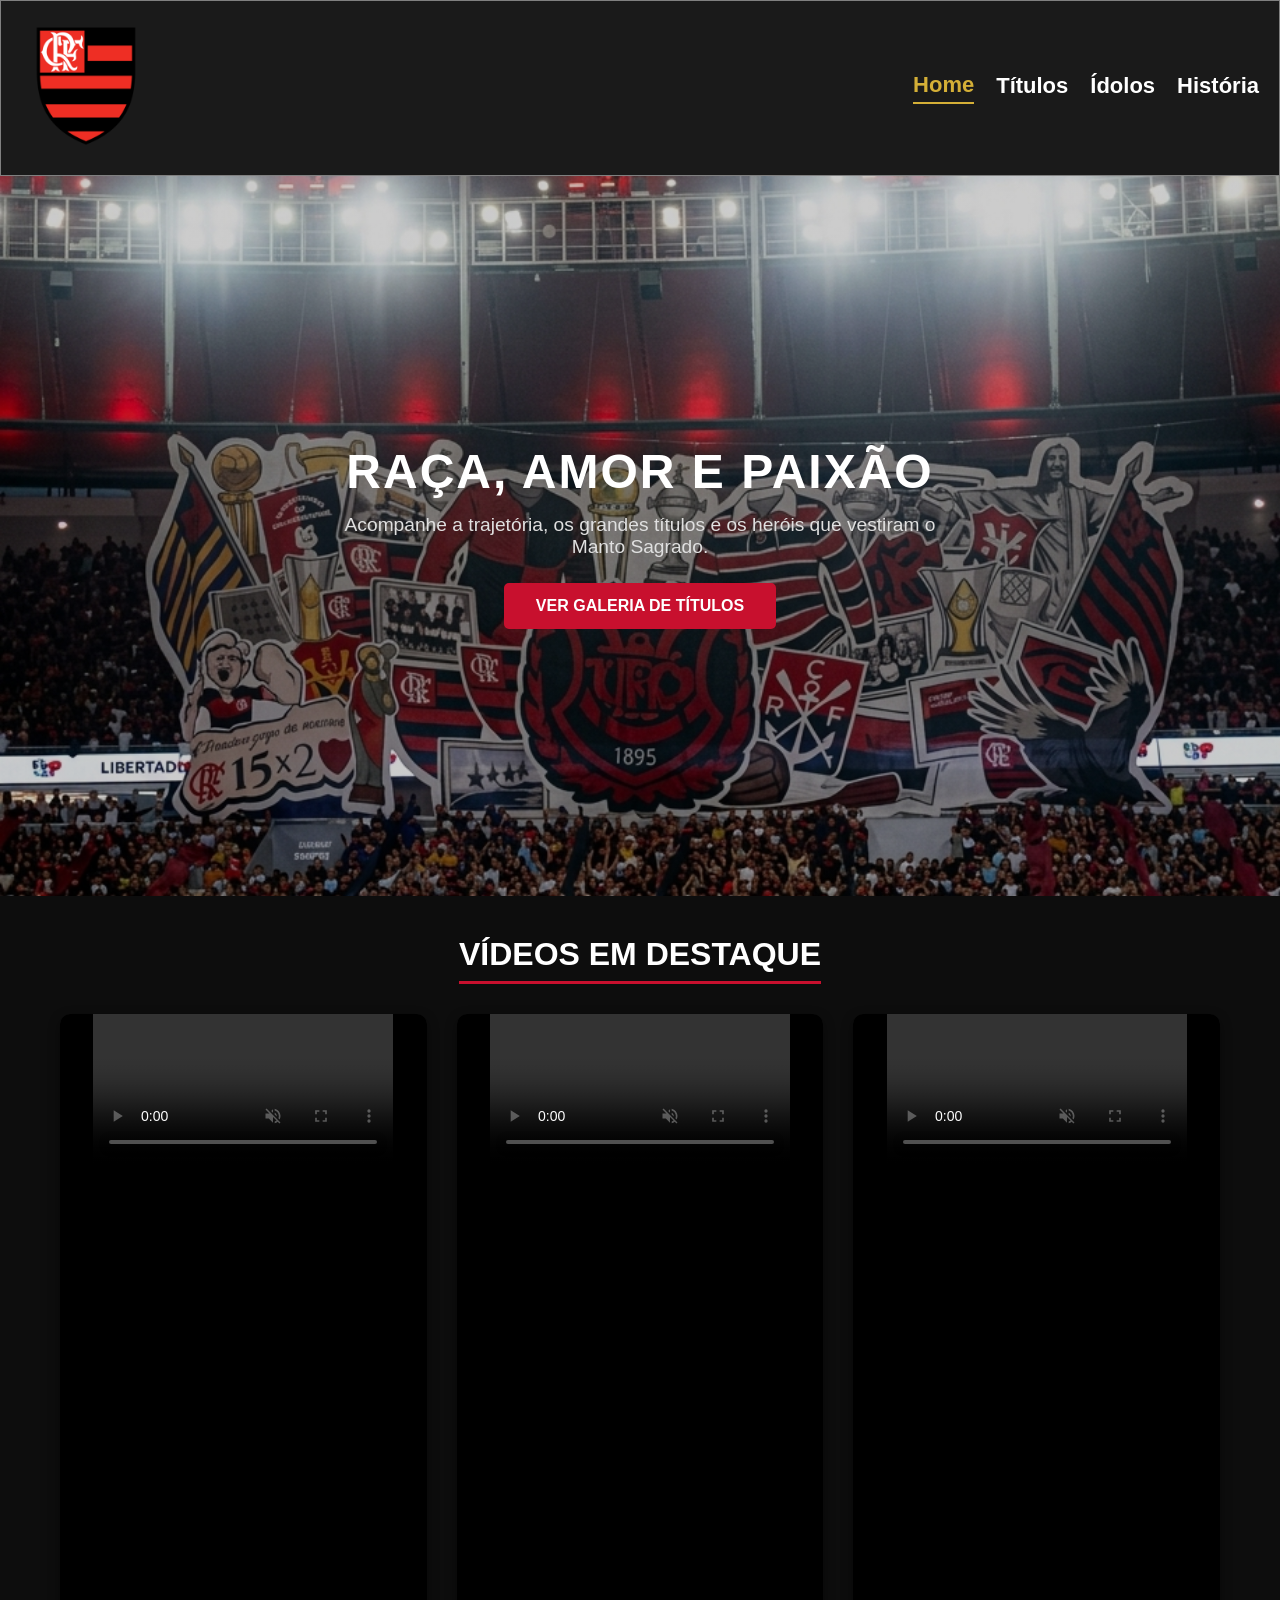
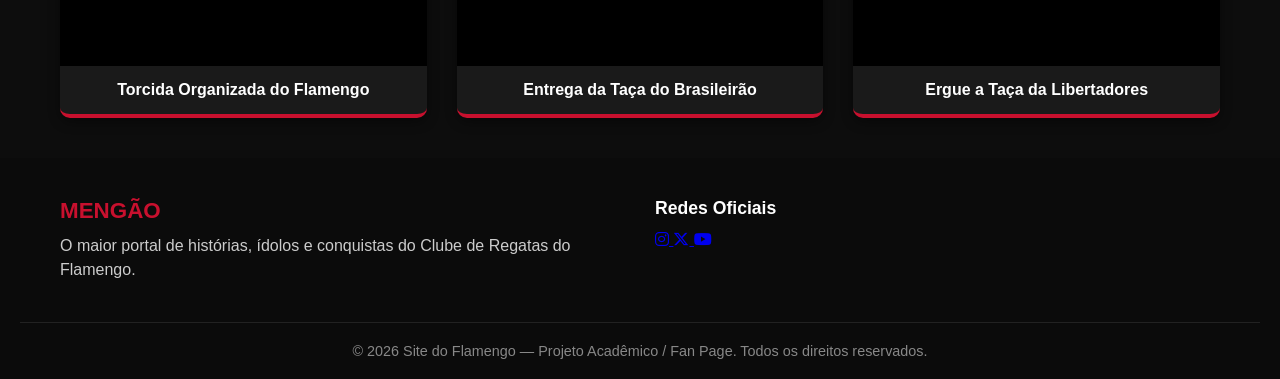
<file: index.html>
<!DOCTYPE html>
<html lang="en">

<head>
    <meta charset="UTF-8">
    <meta name="viewport" content="width=device-width, initial-scale=1.0">
    <title>Flamengo</title>
    <link rel="stylesheet" href="./style.css">
    <link rel="stylesheet" href="https://cdnjs.cloudflare.com/ajax/libs/font-awesome/6.5.1/css/all.min.css">
    <link rel="icon" type="image/png" href="imgs/logo.png">
</head>

<body>
    <header class="top">
        <div class="logo">
            <img src="./imgs/logo.png" alt="">
        </div>
        <div class="nav">
            <a href="./index.html" class="active">Home</a>
            <a href="./titulos.html">Títulos</a>
            <a href="./idolos/idolos.html">Ídolos</a>
            <a href="./historia/historia.html">História</a>
        </div>
    </header>

    <section class="banner">
        <div class="banner-content">
            <h1>RAÇA, AMOR E PAIXÃO</h1>
            <p>Acompanhe a trajetória, os grandes títulos e os heróis que vestiram o Manto Sagrado.</p>
            <a href="./titulos.html" class="btn-banner">Ver Galeria de Títulos</a>
        </div>
    </section>

    <section class="container sec-videos">
        <h2 class="titulo-seccao">Vídeos em Destaque</h2>

        <div class="grid-videos">


            <div class="card-video card-short">
                <div class="video-embed short-embed">
                    <video src="./imgs/torcida.mp4" autoplay loop muted controls></video>
                </div>
                <h3>Torcida Organizada do Flamengo</h3>
            </div>


            <div class="card-video card-short">
                <div class="video-embed short-embed">
                    <video src="./imgs/brasileiro.mp4" autoplay loop muted controls></video>
                </div>
                <h3>Entrega da Taça do Brasileirão</h3>
            </div>


            <div class="card-video card-short">
                <div class="video-embed short-embed">
                    <video src="./imgs/liberta.mp4" autoplay loop muted controls></video>
                </div>
                <h3>Ergue a Taça da Libertadores</h3>
            </div>

        </div>
    </section>

    <footer class="footer">
        <div class="container footer-content">


            <div class="footer-col">
                <h3 class="footer-title">MENGÃO</h3>
                <p>O maior portal de histórias, ídolos e conquistas do Clube de Regatas do Flamengo.</p>
            </div>


            <div class="footer-col">
                <h4 class="footer-subtitle">Redes Oficiais</h4>
                <div class="footer-socials">
                    <a href="https://www.instagram.com/flamengo" target="_blank" rel="noopener noreferrer"
                        aria-label="Instagram">
                        <i class="fa-brands fa-instagram"></i>
                    </a>
                    <a href="https://twitter.com/flamengo" target="_blank" rel="noopener noreferrer"
                        aria-label="X Twitter">
                        <i class="fa-brands fa-x-twitter"></i>
                    </a>
                    <a href="https://www.youtube.com/@flamengo" target="_blank" rel="noopener noreferrer"
                        aria-label="YouTube">
                        <i class="fa-brands fa-youtube"></i>
                    </a>
                </div>
            </div>

        </div>

        <!-- Linha de Direitos Autorais -->
        <div class="footer-bottom">
            <p>&copy; 2026 Site do Flamengo — Projeto Acadêmico / Fan Page. Todos os direitos reservados.</p>
        </div>
    </footer>

</body>

</html>
</file>
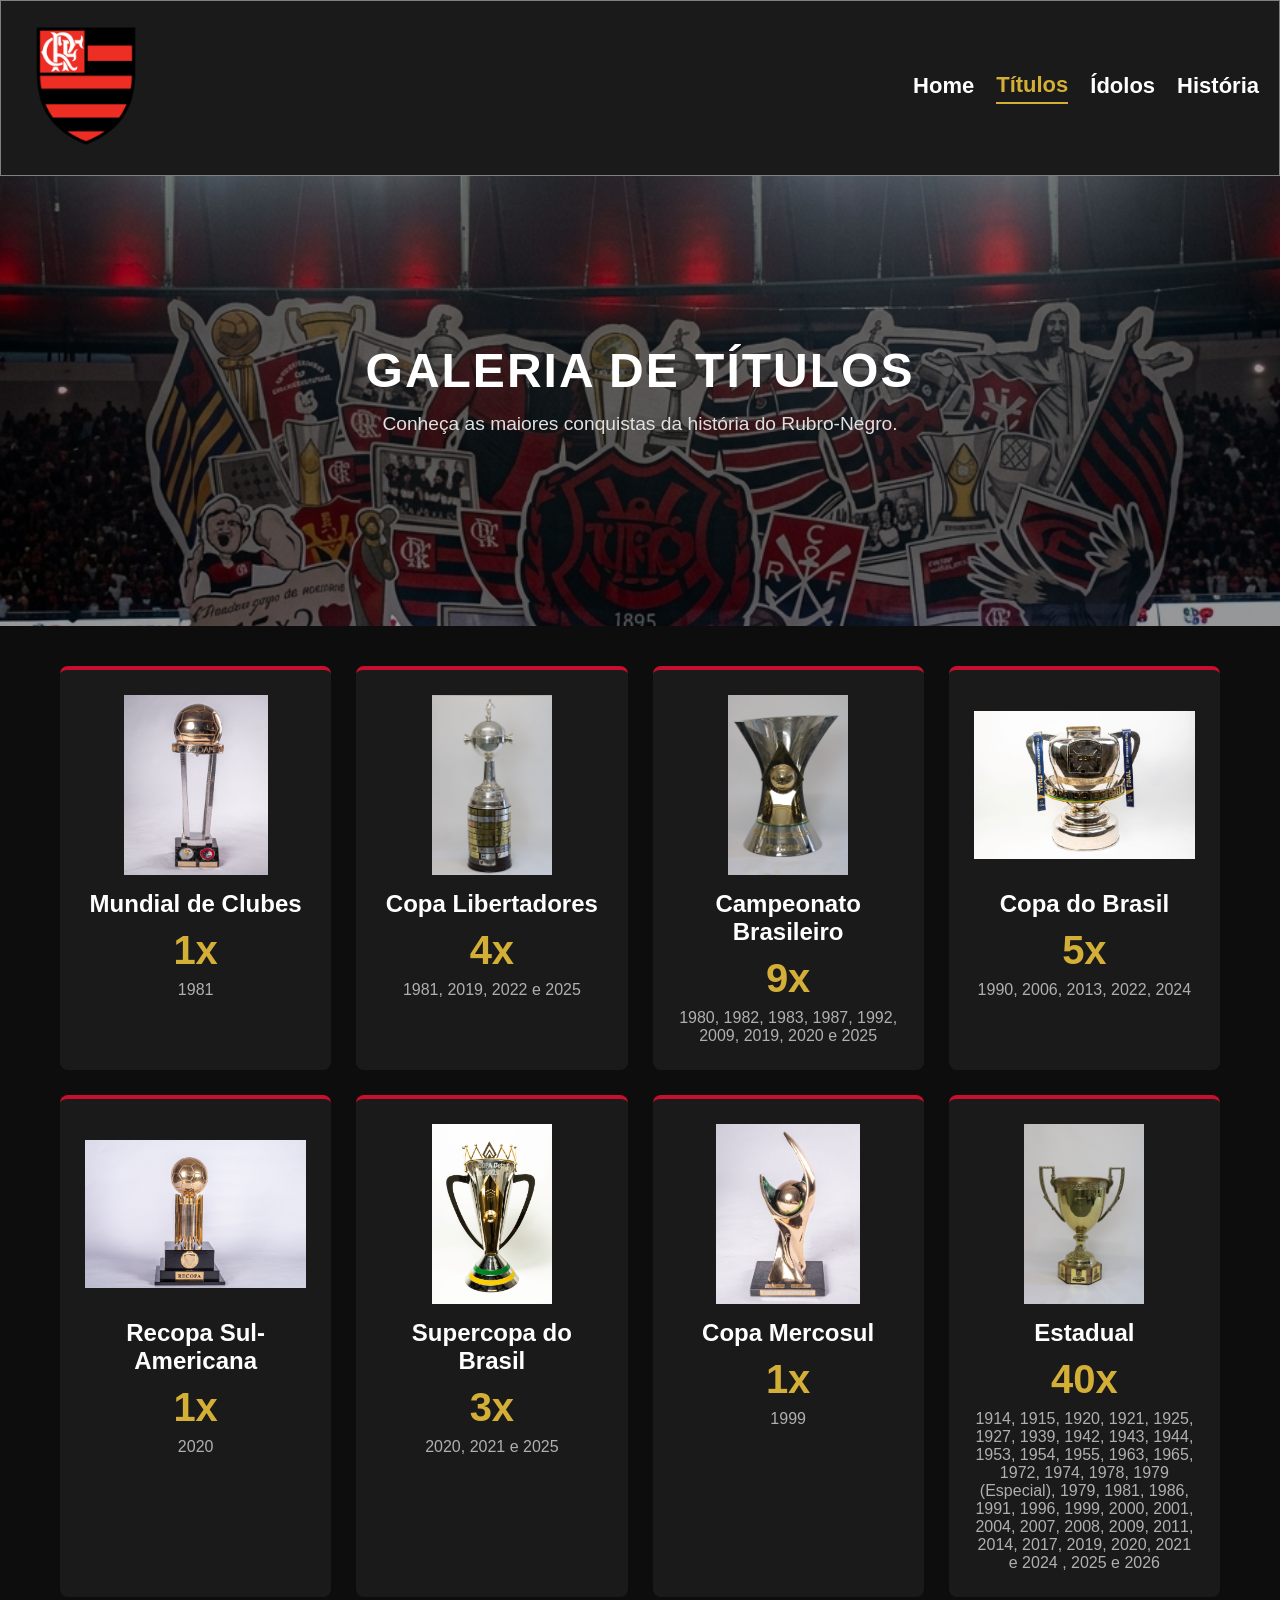
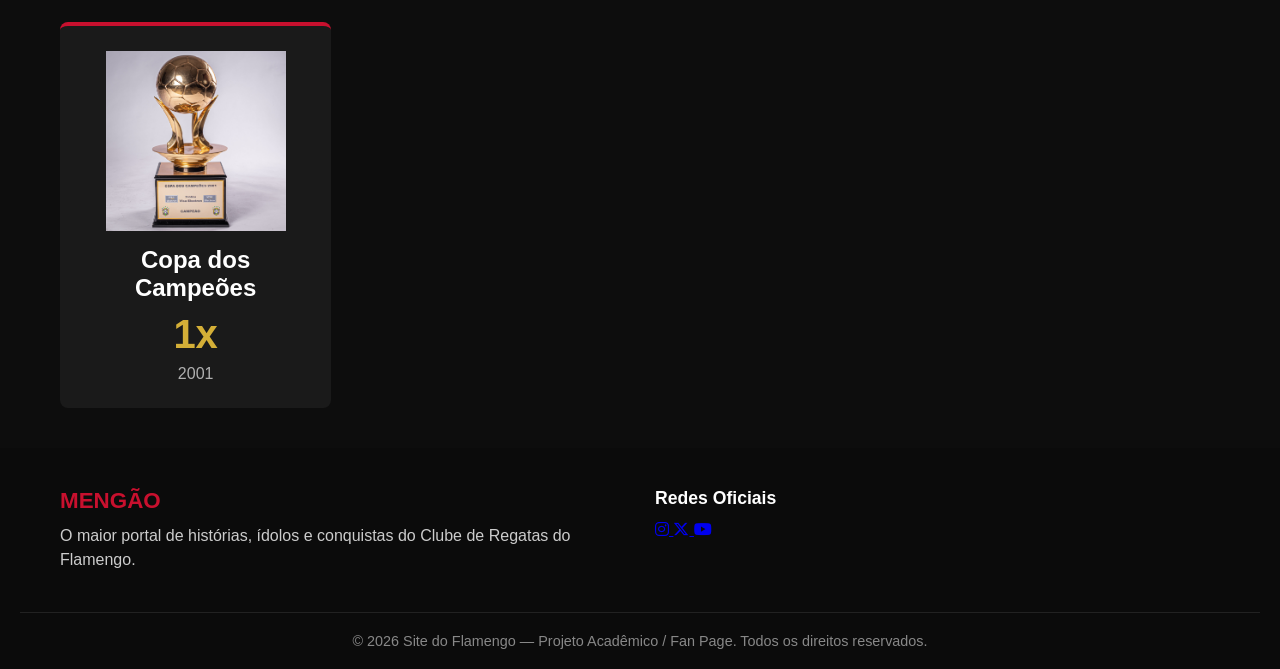
<file: titulos.html>
<!DOCTYPE html>
<html lang="en">

<head>
    <meta charset="UTF-8">
    <meta name="viewport" content="width=device-width, initial-scale=1.0">
    <title>Títulos</title>
    <link rel="stylesheet" href="./style.css">
    <link rel="stylesheet" href="https://cdnjs.cloudflare.com/ajax/libs/font-awesome/6.5.1/css/all.min.css">
    <link rel="icon" type="image/png" href="imgs/logo.png">
</head>

<body>
    <header class="top">
        <div class="logo">
            <img src="./imgs/logo.png" alt="">
        </div>
        <div class="nav">
            <a href="./index.html">Home</a>
            <a href="./titulos.html" class="active">Títulos</a>
            <a href="./idolos/idolos.html">Ídolos</a>
            <a href="./historia/historia.html">História</a>
        </div>
    </header>

    <section class="banner-titulos">
        <div class="banner-content">
            <h1>GALERIA DE TÍTULOS</h1>
            <p>Conheça as maiores conquistas da história do Rubro-Negro.</p>
        </div>
    </section>

    <main class="container">
        <section class="grid-titulos">
            <div class="card-titulo">
                <div class="card-img">
                    <img src="./imgs/mundial.jpg" alt="mundial">
                </div>
                <div class="card-info">
                    <h2>Mundial de Clubes</h2>
                    <span class="qtd">1x</span>
                    <p>1981</p>
                </div>
            </div>

            <div class="card-titulo">
                <div class="card-img">
                    <img src="./imgs/liberta.jpg" alt="liberta">
                </div>
                <div class="card-info">
                    <h2>Copa Libertadores</h2>
                    <span class="qtd">4x</span>
                    <p>1981, 2019, 2022 e 2025</p>
                </div>
            </div>

            <div class="card-titulo">
                <div class="card-img">
                    <img src="./imgs/brasileiro.jpg" alt="brasileiro">
                </div>
                <div class="card-info">
                    <h2>Campeonato Brasileiro</h2>
                    <span class="qtd">9x</span>
                    <p>1980, 1982, 1983, 1987, 1992, 2009, 2019, 2020 e 2025</p>
                </div>
            </div>

            <div class="card-titulo">
                <div class="card-img">
                    <img src="./imgs/cdb.jpg" alt="copa do brasil">
                </div>
                <div class="card-info">
                    <h2>Copa do Brasil</h2>
                    <span class="qtd">5x</span>
                    <p>1990, 2006, 2013, 2022, 2024</p>
                </div>
            </div>

            <div class="card-titulo">
                <div class="card-img">
                    <img src="./imgs/recopa.jpg" alt="recopa sul-americara">
                </div>
                <div class="card-info">
                    <h2>Recopa Sul-Americana</h2>
                    <span class="qtd">1x</span>
                    <p>2020</p>
                </div>
            </div>

            <div class="card-titulo">
                <div class="card-img">
                    <img src="./imgs/supercopa.jpg" alt="supercopa do brasil">
                </div>
                <div class="card-info">
                    <h2>Supercopa do Brasil</h2>
                    <span class="qtd">3x</span>
                    <p>2020, 2021 e 2025</p>
                </div>
            </div>

            <div class="card-titulo">
                <div class="card-img">
                    <img src="./imgs/mercosul.jpg" alt="supercopa do brasil">
                </div>
                <div class="card-info">
                    <h2>Copa Mercosul</h2>
                    <span class="qtd">1x</span>
                    <p>1999</p>
                </div>
            </div>

            <div class="card-titulo">
                <div class="card-img">
                    <img src="./imgs/estadual.jpg" alt="supercopa do brasil">
                </div>
                <div class="card-info">
                    <h2>Estadual</h2>
                    <span class="qtd">40x</span>
                    <p>1914, 1915, 1920, 1921, 1925, 1927, 1939, 1942, 1943, 1944, 1953, 1954, 1955, 1963, 1965, 1972,
                        1974, 1978, 1979 (Especial), 1979, 1981, 1986, 1991, 1996, 1999, 2000, 2001, 2004, 2007, 2008,
                        2009, 2011, 2014, 2017, 2019, 2020, 2021 e 2024 , 2025 e 2026</p>
                </div>
            </div>

            <div class="card-titulo">
                <div class="card-img">
                    <img src="./imgs/copa dos campeoes.jpg" alt="supercopa do brasil">
                </div>
                <div class="card-info">
                    <h2>Copa dos Campeões</h2>
                    <span class="qtd">1x</span>
                    <p>2001</p>
                </div>
            </div>
        </section>
    </main>


    <footer class="footer">
        <div class="container footer-content">


            <div class="footer-col">
                <h3 class="footer-title">MENGÃO</h3>
                <p>O maior portal de histórias, ídolos e conquistas do Clube de Regatas do Flamengo.</p>
            </div>


            <div class="footer-col">
                <h4 class="footer-subtitle">Redes Oficiais</h4>
                <div class="footer-socials">
                    <a href="https://www.instagram.com/flamengo" target="_blank" rel="noopener noreferrer"
                        aria-label="Instagram">
                        <i class="fa-brands fa-instagram"></i>
                    </a>
                    <a href="https://twitter.com/flamengo" target="_blank" rel="noopener noreferrer"
                        aria-label="X Twitter">
                        <i class="fa-brands fa-x-twitter"></i>
                    </a>
                    <a href="https://www.youtube.com/@flamengo" target="_blank" rel="noopener noreferrer"
                        aria-label="YouTube">
                        <i class="fa-brands fa-youtube"></i>
                    </a>
                </div>
            </div>

        </div>

        <!-- Linha de Direitos Autorais -->
        <div class="footer-bottom">
            <p>&copy; 2026 Site do Flamengo — Projeto Acadêmico / Fan Page. Todos os direitos reservados.</p>
        </div>
    </footer>
</body>

</html>
</file>
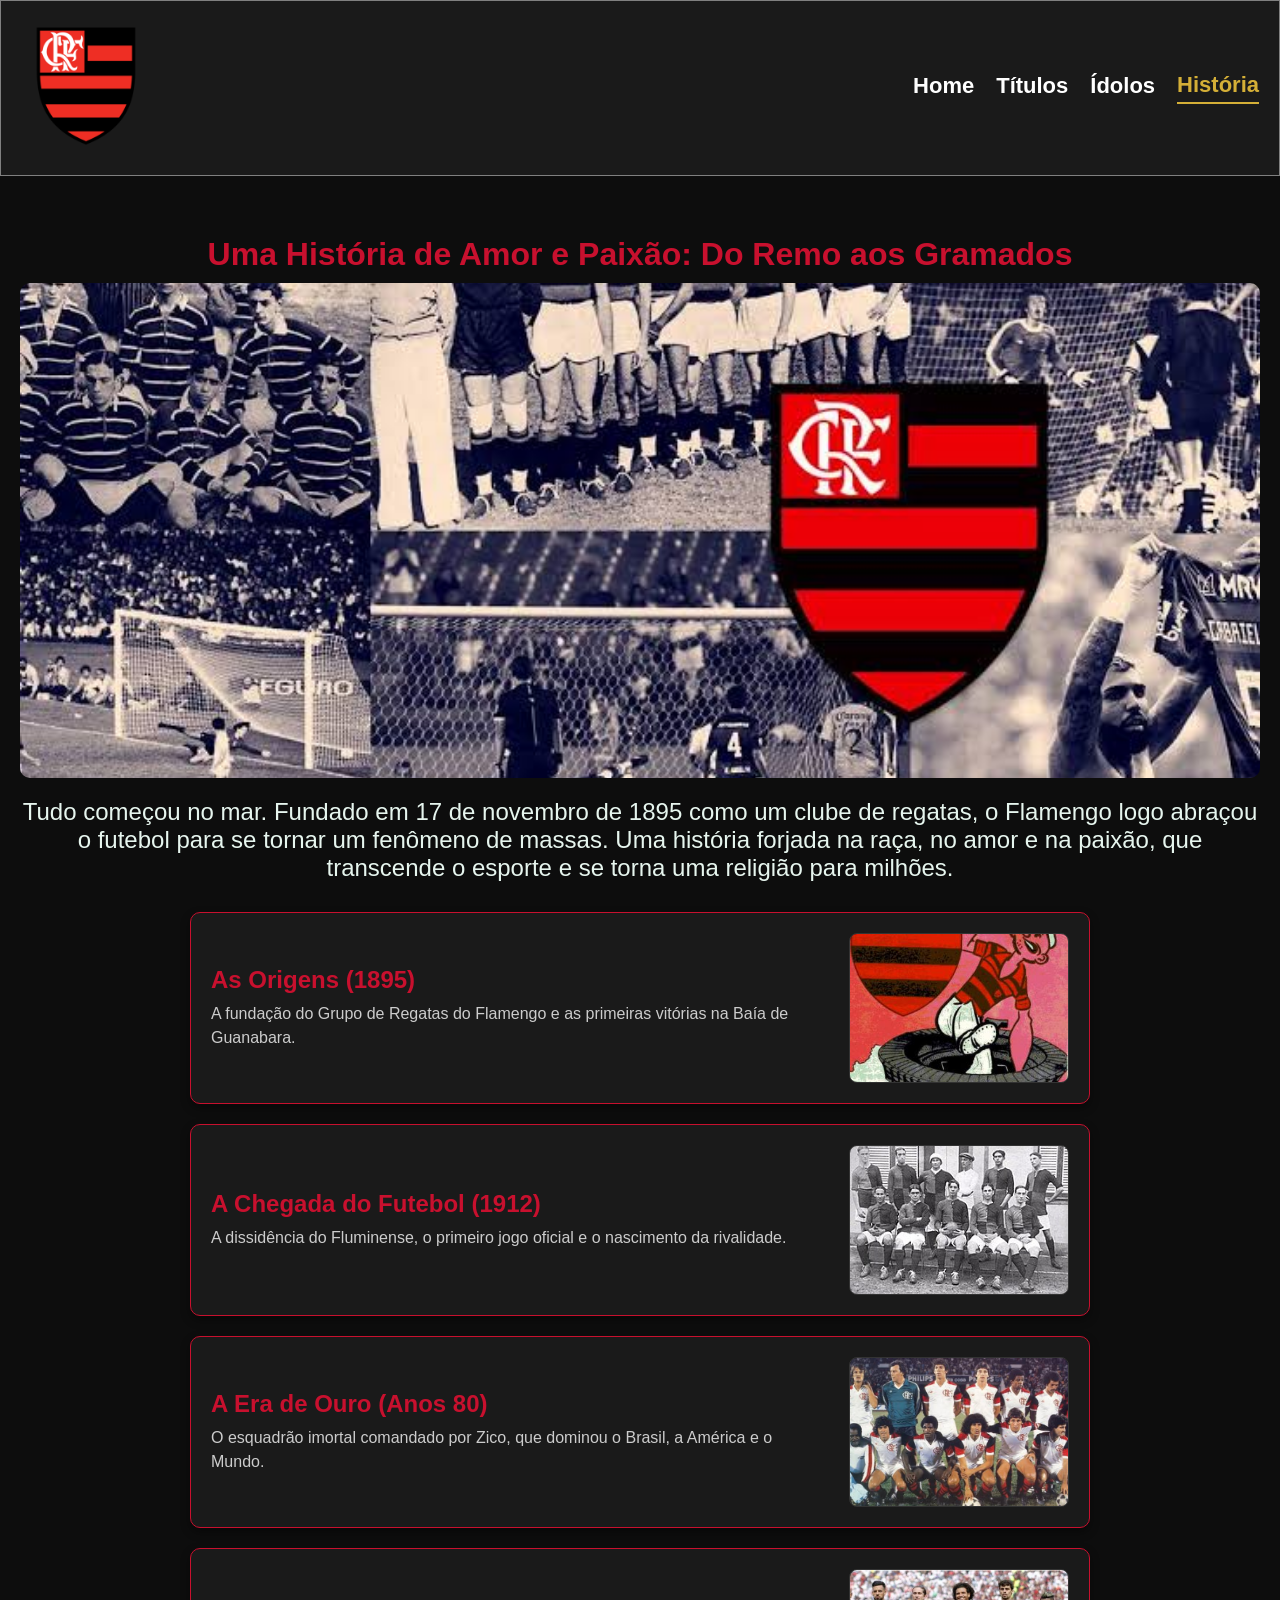
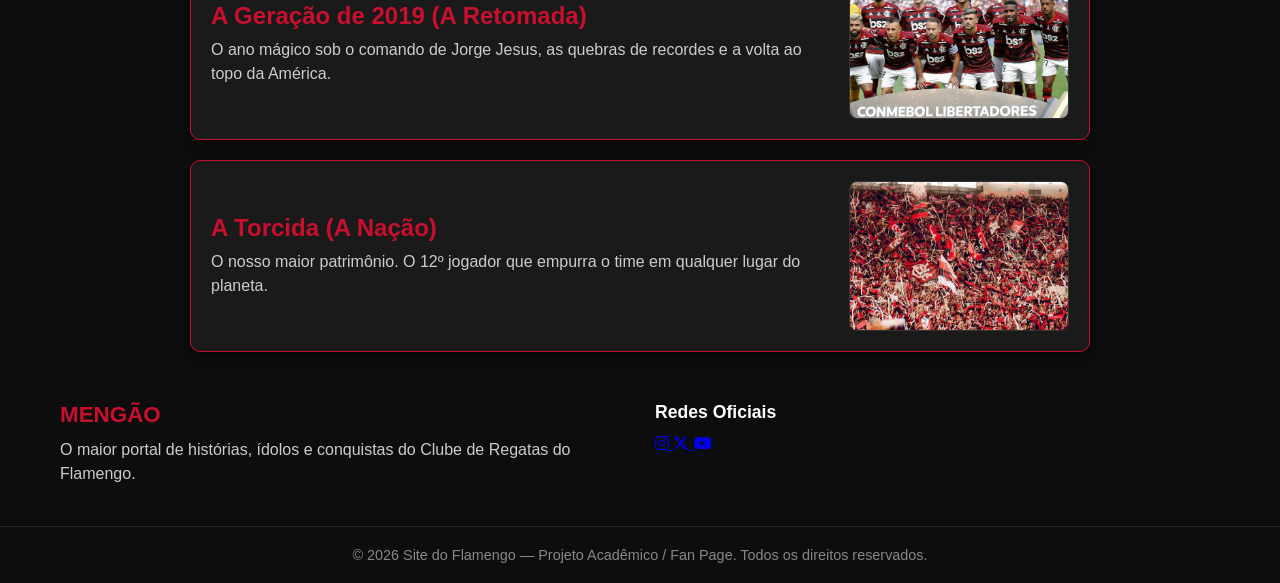
<file: historia/historia.html>
<!DOCTYPE html>
<html lang="en">

<head>
    <meta charset="UTF-8">
    <meta name="viewport" content="width=device-width, initial-scale=1.0">
    <title>Mengão</title>
    <link rel="stylesheet" href="../idolos/idolos.css">
    <link rel="stylesheet" href="https://cdnjs.cloudflare.com/ajax/libs/font-awesome/6.5.1/css/all.min.css">
    <link rel="icon" type="image/png" href="../imgs/logo.png">
    <script src="script2.js" defer></script>
</head>
<header class="top">
    <div class="logo">
        <img src="../idolos/logo.png" alt="">
    </div>
    <div class="nav">
        <a href="../index.html">Home</a>
        <a href="../titulos.html">Títulos</a>
        <a href="../idolos/idolos.html">Ídolos</a>
        <a href="../historia/historia.html" class="active">História</a>
    </div>
</header>

<body>

    <div class="conteudo" id="conteudo">

    </div>
    <footer class="footer">
        <div class="container footer-content">


            <div class="footer-col">
                <h3 class="footer-title">MENGÃO</h3>
                <p>O maior portal de histórias, ídolos e conquistas do Clube de Regatas do Flamengo.</p>
            </div>


            <div class="footer-col">
                <h4 class="footer-subtitle">Redes Oficiais</h4>
                <div class="footer-socials">
                    <a href="https://www.instagram.com/flamengo" target="_blank" rel="noopener noreferrer"
                        aria-label="Instagram">
                        <i class="fa-brands fa-instagram"></i>
                    </a>
                    <a href="https://twitter.com/flamengo" target="_blank" rel="noopener noreferrer"
                        aria-label="X Twitter">
                        <i class="fa-brands fa-x-twitter"></i>
                    </a>
                    <a href="https://www.youtube.com/@flamengo" target="_blank" rel="noopener noreferrer"
                        aria-label="YouTube">
                        <i class="fa-brands fa-youtube"></i>
                    </a>
                </div>
            </div>

        </div>

        <!-- Linha de Direitos Autorais -->
        <div class="footer-bottom">
            <p>&copy; 2026 Site do Flamengo — Projeto Acadêmico / Fan Page. Todos os direitos reservados.</p>
        </div>
    </footer>
</body>

</html>
</file>
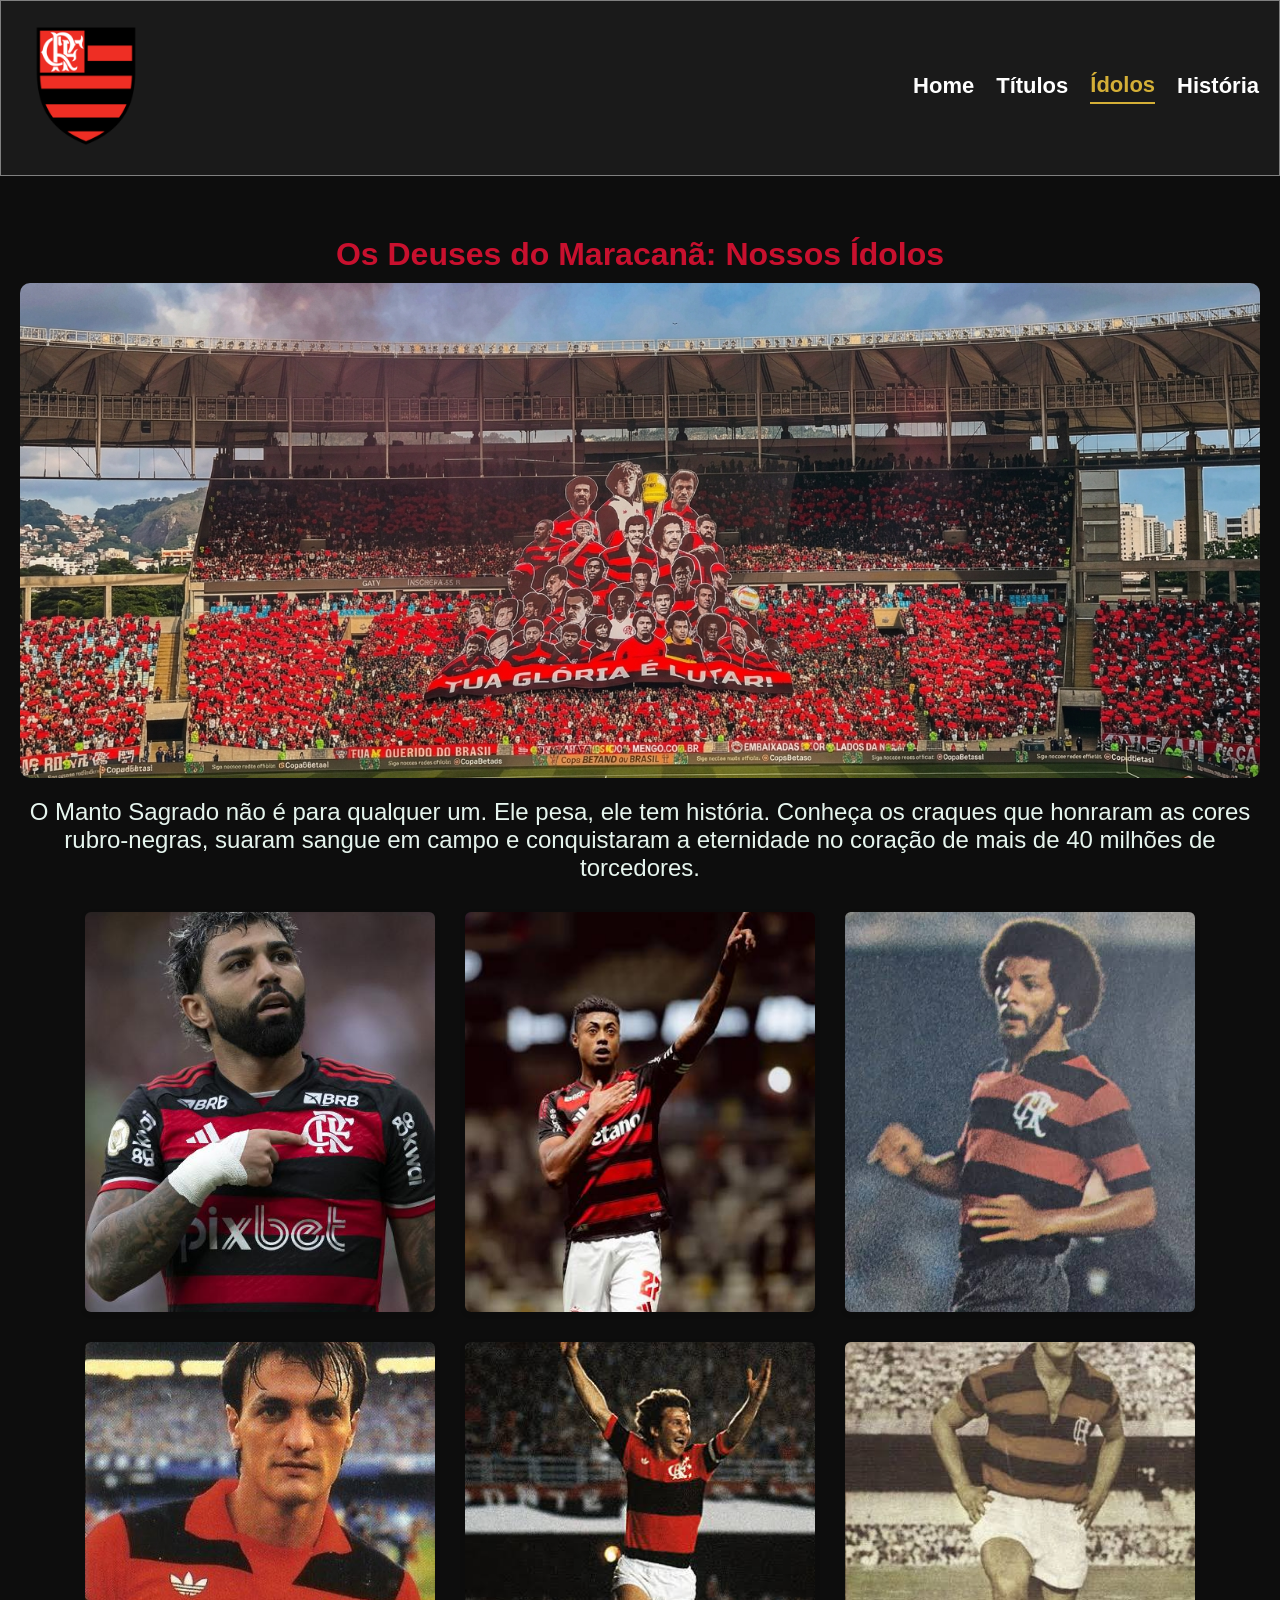
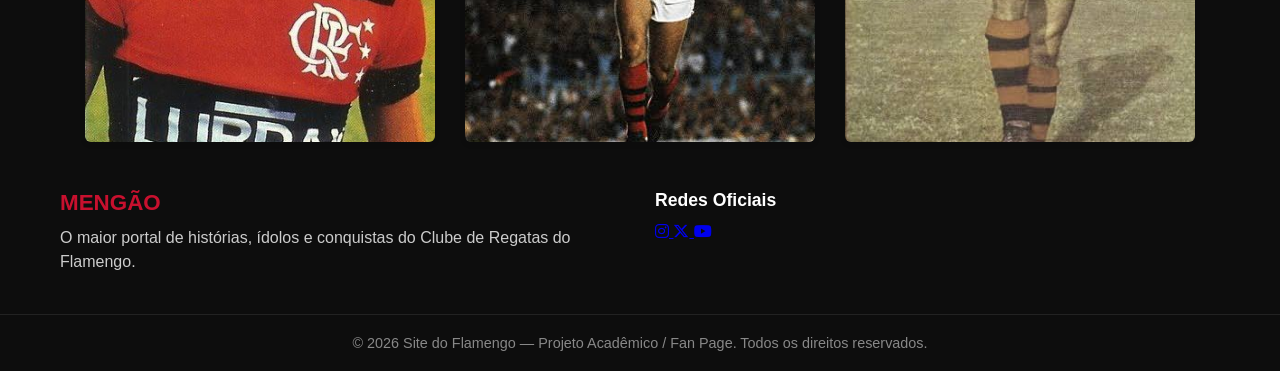
<file: idolos/idolos.html>
<!DOCTYPE html>
<html lang="en">
<head>
    <meta charset="UTF-8">
    <meta name="viewport" content="width=device-width, initial-scale=1.0">
    <title>Mengão</title>
    <link rel="stylesheet" href="idolos.css">
    <link rel="stylesheet" href="https://cdnjs.cloudflare.com/ajax/libs/font-awesome/6.5.1/css/all.min.css">
    <link rel="icon" type="image/png" href="../imgs/logo.png">
    <script src="script.js" defer></script>
</head>
 <header class="top">
        <div class="logo">
            <img src="logo.png" alt="">
        </div>
        <div class="nav">
            <a href="../index.html">Home</a>
            <a href="../titulos.html">Títulos</a>
            <a href="./idolos.html" class="active">Ídolos</a>
            <a href="../historia/historia.html">História</a>
        </div>
    </header>

<body>

    <div class="conteudo" id="conteudo">
        
    </div>
    <footer class="footer">
        <div class="container footer-content">


            <div class="footer-col">
                <h3 class="footer-title">MENGÃO</h3>
                <p>O maior portal de histórias, ídolos e conquistas do Clube de Regatas do Flamengo.</p>
            </div>


            <div class="footer-col">
                <h4 class="footer-subtitle">Redes Oficiais</h4>
                <div class="footer-socials">
                    <a href="https://www.instagram.com/flamengo" target="_blank" rel="noopener noreferrer"
                        aria-label="Instagram">
                        <i class="fa-brands fa-instagram"></i>
                    </a>
                    <a href="https://twitter.com/flamengo" target="_blank" rel="noopener noreferrer"
                        aria-label="X Twitter">
                        <i class="fa-brands fa-x-twitter"></i>
                    </a>
                    <a href="https://www.youtube.com/@flamengo" target="_blank" rel="noopener noreferrer"
                        aria-label="YouTube">
                        <i class="fa-brands fa-youtube"></i>
                    </a>
                </div>
            </div>

        </div>

        <!-- Linha de Direitos Autorais -->
        <div class="footer-bottom">
            <p>&copy; 2026 Site do Flamengo — Projeto Acadêmico / Fan Page. Todos os direitos reservados.</p>
        </div>
    </footer>
</body>
</html>
</file>
<file: style.css>
* {
    padding: 0;
    margin: 0;
    font-family: sans-serif;
    box-sizing: border-box;
}

body {
    background-color: #0D0D0D;
}

/* Header */
.top {
    display: flex;
    justify-content: space-between;
    align-items: center;
    color: #2D3748;
    max-height: 200px;
    border: 1px solid gray;
    background-color: #1A1A1A;
}

.logo img {
    width: 130px;
    margin: 20px;
}

.nav {
    font-size: 22px;
    display: flex;
    gap: 22px;
    text-align: center;
    align-items: center;
    margin-right: 20px;
}

.nav a {
    text-decoration: none;
    color: #FFFFFF;
    position: relative;
    padding-bottom: 4px;
    transition: color 0.2s ease;
    font-weight: bold;
}

.nav a:hover {
    color: #C8102E;
}

.nav a.active {
    color: #d4af37;
    border-bottom: 2px solid #d4af37;
}

/* Home / Banner */
.banner {
    width: 100%;
    min-height: 80vh;
    background: linear-gradient(rgba(0, 0, 0, 0.2), rgba(0, 0, 0, 0.2)), url('./imgs/maracana-banner.jpg') no-repeat center center/cover;
    display: flex;
    justify-content: center;
    align-items: center;
    text-align: center;
    padding: 40px 20px;
}

.banner-content h1 {
    color: #ffffff;
    font-size: 3rem;
    font-weight: 800;
    text-transform: uppercase;
    margin-bottom: 15px;
    letter-spacing: 2px;
}

.banner-content p {
    color: #e0e0e0;
    font-size: 1.2rem;
    max-width: 600px;
    margin: 0 auto 25px auto;
}

.btn-banner {
    background-color: #c8102e;
    color: #ffffff;
    padding: 12px 30px;
    text-decoration: none;
    font-weight: bold;
    text-transform: uppercase;
    border-radius: 5px;
    border: 2px solid #c8102e;
    transition: all 0.3s ease;
    display: inline-block;
}

.btn-banner:hover {
    background-color: #d4af37;
    border-color: #d4af37;
    color: #000000;
}

/* Seção de Vídeos */
.sec-videos {
    margin: 50px 0;
    padding: 0 20px;
    text-align: center;
}

.titulo-seccao {
    color: #ffffff;
    font-size: 2rem;
    margin-bottom: 30px;
    border-bottom: 3px solid #c8102e;
    display: inline-block;
    padding-bottom: 8px;
    text-transform: uppercase;
}

.grid-videos {
    display: grid;
    grid-template-columns: repeat(auto-fit, minmax(280px, 1fr));
    gap: 30px;
    align-items: start;
}

.card-video {
    background-color: #1a1a1a;
    border-radius: 10px;
    overflow: hidden;
    border-bottom: 4px solid #c8102e;
    box-shadow: 0 4px 12px rgba(0, 0, 0, 0.4);
}

.card-video h3 {
    color: #ffffff;
    padding: 15px;
    font-size: 1rem;
    font-weight: 600;
}

.video-embed {
    position: relative;
    padding-bottom: 56.25%;
    height: 0;
    overflow: hidden;
    background-color: #000;
}

.short-embed {
    padding-bottom: 177.77%;
}

.video-embed iframe {
    position: absolute;
    top: 0;
    left: 0;
    width: 100%;
    height: 100%;
    border: 0;
}

/* Página Títulos */
.banner-titulos {
    width: 100%;
    min-height: 50vh;
    display: flex;
    justify-content: center;
    align-items: center;
    text-align: center;
    padding: 40px 20px;
    background: linear-gradient(rgba(0, 0, 0, 0.4), rgba(0, 0, 0, 0.4)),
        url('./imgs/maracana-banner.jpg') no-repeat center center/cover;
}

.container {
    max-width: 1200px;
    margin: 40px auto;
    padding: 0 20px;
}

.grid-titulos {
    display: grid;
    grid-template-columns: repeat(auto-fit, minmax(250px, 1fr));
    gap: 25px;
}

.card-titulo {
    background-color: #1a1a1a;
    border-top: 4px solid #c8102e;
    border-radius: 8px;
    padding: 25px;
    text-align: center;
    transition: transform 0.3s ease, border-color 0.3s ease;
}

.card-titulo:hover {
    transform: translateY(-7px);
}

.card-img {
    width: 100%;
    height: 180px;
    display: flex;
    justify-content: center;
    align-items: center;
    margin-bottom: 15px;
    overflow: hidden;
}

.card-img img {
    max-width: 100%;
    max-height: 100%;
    object-fit: contain;
}

.card-info h2 {
    color: #FFFFFF;
    margin-bottom: 10px;
    font-size: 1.5rem;
}

.card-info .qtd {
    display: block;
    font-size: 2.5rem;
    font-weight: bold;
    color: #d4af37;
    margin-bottom: 8px;
}

.card-info p {
    color: #b0b0b0;
}

/* Rodapé */
footer {
    background-color: #0b0b0b;
    padding: 40px 20px 20px;
    color: #ffffff;
}

.footer-content {
    display: flex;
    justify-content: space-between;
    align-items: flex-start;
    flex-wrap: wrap;
    gap: 30px;
    max-width: 1200px;
    margin: 0 auto;
}

.footer-col {
    flex: 1;
    min-width: 250px;
}

.footer-title {
    color: #c8102e;
    font-size: 1.4rem;
    margin-bottom: 10px;
}

.footer-subtitle {
    color: #ffffff;
    font-size: 1.1rem;
    margin-bottom: 12px;
}

.footer-col p {
    color: #cccccc;
    line-height: 1.5;
}

.footer-bottom {
    text-align: center;
    margin-top: 40px;
    padding-top: 20px;
    border-top: 1px solid #222222;
    color: #888888;
    font-size: 0.9rem;
}

/* ===================================
   MEDIA QUERIES (RESPONSIVIDADE)
   =================================== */

/* Tablets e telas menores (até 768px) */
@media (max-width: 768px) {
    .top {
        flex-direction: column;
        max-height: none;
        padding-bottom: 15px;
    }

    .logo img {
        margin: 15px 0 10px 0;
    }

    .nav {
        margin-right: 0;
        flex-wrap: wrap;
        justify-content: center;
        gap: 15px;
        font-size: 18px;
    }

    .banner-content h1 {
        font-size: 2.2rem;
    }

    .banner-content p {
        font-size: 1rem;
    }

    .titulo-seccao {
        font-size: 1.6rem;
    }

    .footer-col {
        flex: 1 1 100%;
        text-align: center;
    }
}

/* Smartphones (até 480px) */
@media (max-width: 480px) {
    .banner-content h1 {
        font-size: 1.8rem;
    }

    .btn-banner {
        padding: 10px 20px;
        font-size: 0.9rem;
    }

    .grid-videos, 
    .grid-titulos {
        grid-template-columns: 1fr;
    }
}
</file>
<file: idolos/idolos.css>
* {
    padding: 0;
    margin: 0;
    font-family: sans-serif;
    box-sizing: border-box;
}

body {
    background-color: #0D0D0D;
}

/* Header */
.top {
    display: flex;
    background-color: #1A1A1A;
    justify-content: space-between;
    align-items: center;
    color: #2D3748;
    max-height: 200px;
    border: 1px solid gray;
}

.logo img {
    width: 130px;
    margin: 20px;
}

.nav {
    font-size: 22px;
    display: flex;
    gap: 22px;
    text-align: center;
    align-items: center;
    margin-right: 20px;
}

.nav a {
    text-decoration: none;
    color: #FFFFFF;
    position: relative;
    padding-bottom: 4px;
    transition: color 0.2s ease;
    font-weight: bold;
}

.nav a:hover {
    color: #C8102E;
}

.nav a.active {
    color: #d4af37;
    border-bottom: 2px solid #d4af37;
}

/* Conteúdo Principal */
.conteudo {
    max-width: 1500px;
    margin: 40px auto;
    padding: 0 20px;
}

.heroB,
.heroBa {
    width: 100%;
    min-height: 350px;
    height: 55vh;
    max-height: 550px;
    border-radius: 10px;
    background-size: cover;
    background-position: center;
    background-repeat: no-repeat;
}

.heroB {
    background-image: url(herobanner.jpg);
}

.heroBa {
    background-image: url(../historia/historia.jpg);
}

h1 {
    text-align: center;
    color: #C8102E;
    padding: 20px 0 10px;
}

/* Grid de Cards Ajustado */
.cards {
    margin: 20px auto 3rem auto;
    width: 100%;
    display: grid;
    justify-content: center;
    grid-template-columns: repeat(auto-fit, minmax(280px, 350px));
    gap: 30px;
}

.card {
    background: #fff;
    border-radius: 6px;
    padding: 1.25rem 1.5rem;
    box-shadow: 0 2px 6px rgba(0, 0, 0, 0.08);
    transition: transform 0.2s, box-shadow 0.2s;
    min-height: 400px;
    display: flex;
    justify-content: center;
    align-items: center;
    flex-direction: column;
    gap: 10px;
    width: 100%;
}

.card:hover {
    background-image: none !important;
    background-color: #e6f5ee !important;
    transform: translateY(-6px);
    box-shadow: 0 8px 16px rgba(0, 0, 0, 0.15);
    color: #1d2a22;
}

.card:hover h3,
.card:hover p {
    opacity: 1;
}

.card h3 {
    margin: .5rem 0 .25rem;
    color: #C8102E;
    opacity: 0;
    transition: opacity 0.2s;
    font-size: 1.8rem;
    text-align: center;
}

.card p {
    opacity: 0;
    margin: 0;
    line-height: 1.4;
    transition: opacity 0.2s;
    text-align: center;
}

.textoI {
    font-size: 1.5rem;
    color: #e6f5ee;
    margin: 20px auto;
    padding-bottom: 10px;
    text-align: center;
}

/* Tópicos */
.topicos {
    display: flex;
    flex-direction: column;
    align-items: center;
    gap: 20px;
    width: 100%;
    max-width: 900px;
    margin: 0 auto 50px auto;
}

.topico {
    display: flex;
    justify-content: space-between;
    align-items: center;
    width: 100%;
    background-color: #1a1a1a;
    border: 1px solid #c8102e;
    border-radius: 10px;
    padding: 20px;
    gap: 20px;
    box-shadow: 0 4px 10px rgba(0, 0, 0, 0.4);
}

.topico .left {
    flex: 1;
    text-align: left;
}

.topico .h2 {
    color: #c8102e;
    font-size: 1.5rem;
    margin-bottom: 8px;
}

.topico p {
    color: #cccccc;
    font-size: 1rem;
    line-height: 1.5;
}

.imgH {
    width: 220px;
    height: 150px;
    object-fit: cover;
    border-radius: 8px;
    border: 1px solid #333333;
    flex-shrink: 0;
}

/* Rodapé */
.footer-content {
    display: flex;
    justify-content: space-between;
    align-items: flex-start;
    flex-wrap: wrap;
    gap: 30px;
    max-width: 1200px;
    margin: 0 auto;
    padding: 0 20px;
}

.footer-col {
    flex: 1;
    min-width: 250px;
}

.footer-title {
    color: #c8102e;
    font-size: 1.4rem;
    margin-bottom: 10px;
}

.footer-subtitle {
    color: #ffffff;
    font-size: 1.1rem;
    margin-bottom: 12px;
}

.footer-col p {
    color: #cccccc;
    line-height: 1.5;
}

.footer-bottom {
    text-align: center;
    margin-top: 40px;
    padding: 20px;
    border-top: 1px solid #222222;
    color: #888888;
    font-size: 0.9rem;
}

/* ===================================
   MEDIA QUERIES (RESPONSIVIDADE)
   =================================== */

/* Tablets (até 768px) */
@media (max-width: 768px) {
    .top {
        flex-direction: column;
        max-height: none;
        padding-bottom: 15px;
    }

    .logo img {
        margin: 15px 0 10px 0;
    }

    .nav {
        margin-right: 0;
        flex-wrap: wrap;
        justify-content: center;
        gap: 15px;
        font-size: 18px;
    }

    .textoI {
        font-size: 1.2rem;
    }

    .footer-col {
        flex: 1 1 100%;
        text-align: center;
    }
}

/* Smartphones (até 650px) */
@media (max-width: 650px) {
    .topico {
        flex-direction: column-reverse;
        text-align: center;
    }

    .topico .left {
        text-align: center;
    }

    .imgH {
        width: 100%;
        height: 200px;
    }

    .heroB,
    .heroBa {
        height: 300px;
    }

    .cards {
        grid-template-columns: 1fr;
    }
}
</file>
